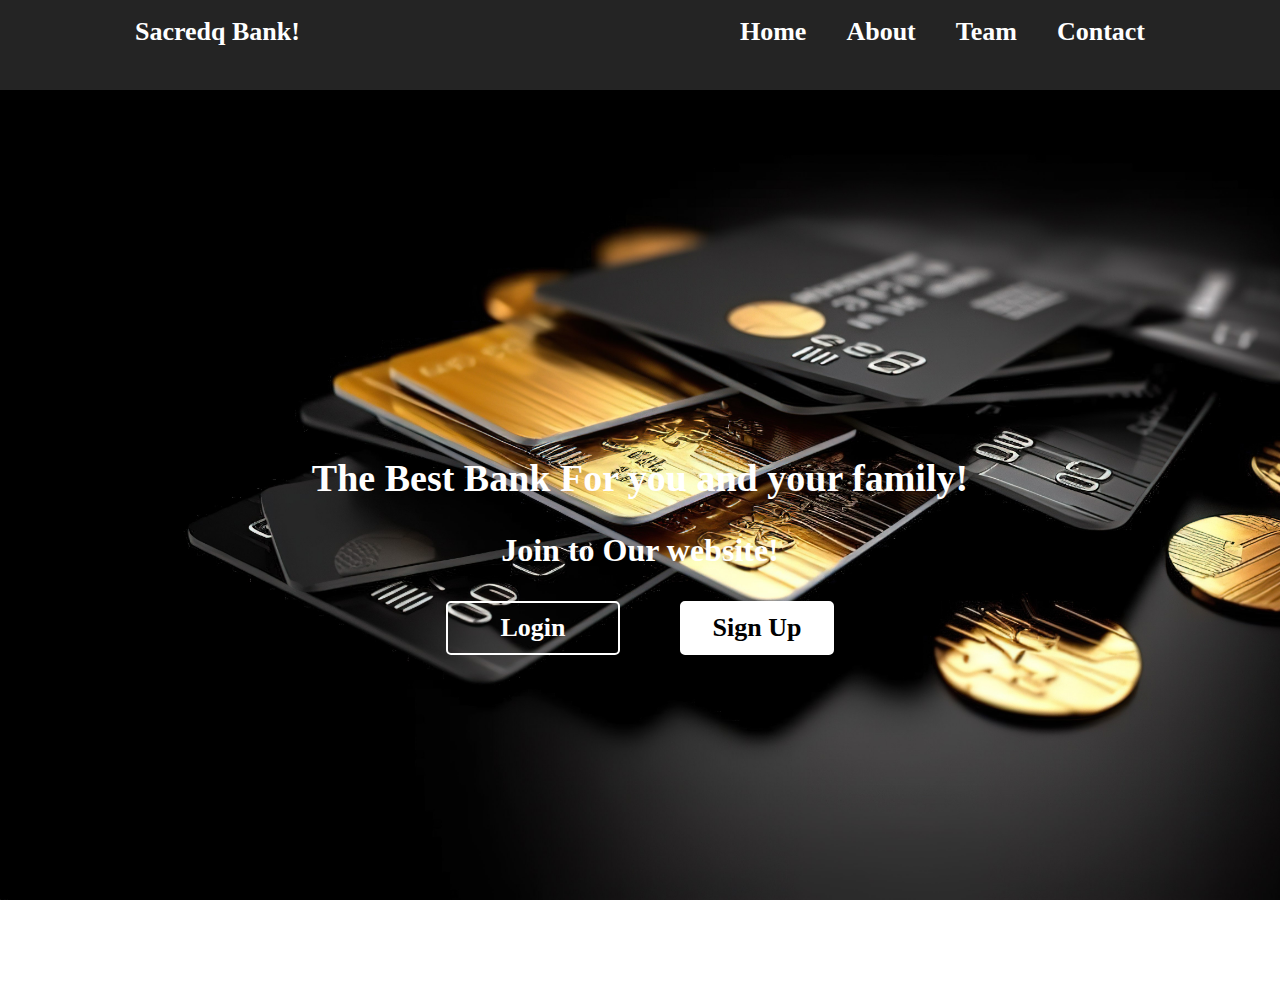
<file: index.html>
<!DOCTYPE html>
<html>
    <head>
        <link rel = "stylesheet" href = "style.css">
        <title>Credit Card UI </title>
        <meta charset = "UTF-8">
    </head>
    <body>
        <div class = "top_bar">
            <div class = "nav">
                <h1>Sacredq Bank!</h1>
                <nav class = "nav_list">
                    <a href = "index.html">Home</a>
                    <a href = "about.html">About</a>  
                    <a href = "team.html">Team</a>  
                    <a href = "reviews.html">Contact</a>
                </nav> 
            </div>
        </div>
        
        <div class = "container">
            <div class = "center">
                <h2>The Best Bank For you and your family!</h2>
                <h3>Join to Our website!</h3>
                <nav class = "bt_nav">
                    <a class = "bt1" href = "Login.html">Login</a>
                    <a class = "bt2" href = "Signup.html">Sign Up</a>
                </nav>
            </div>
        </div>
    </body>
</html>
</file>
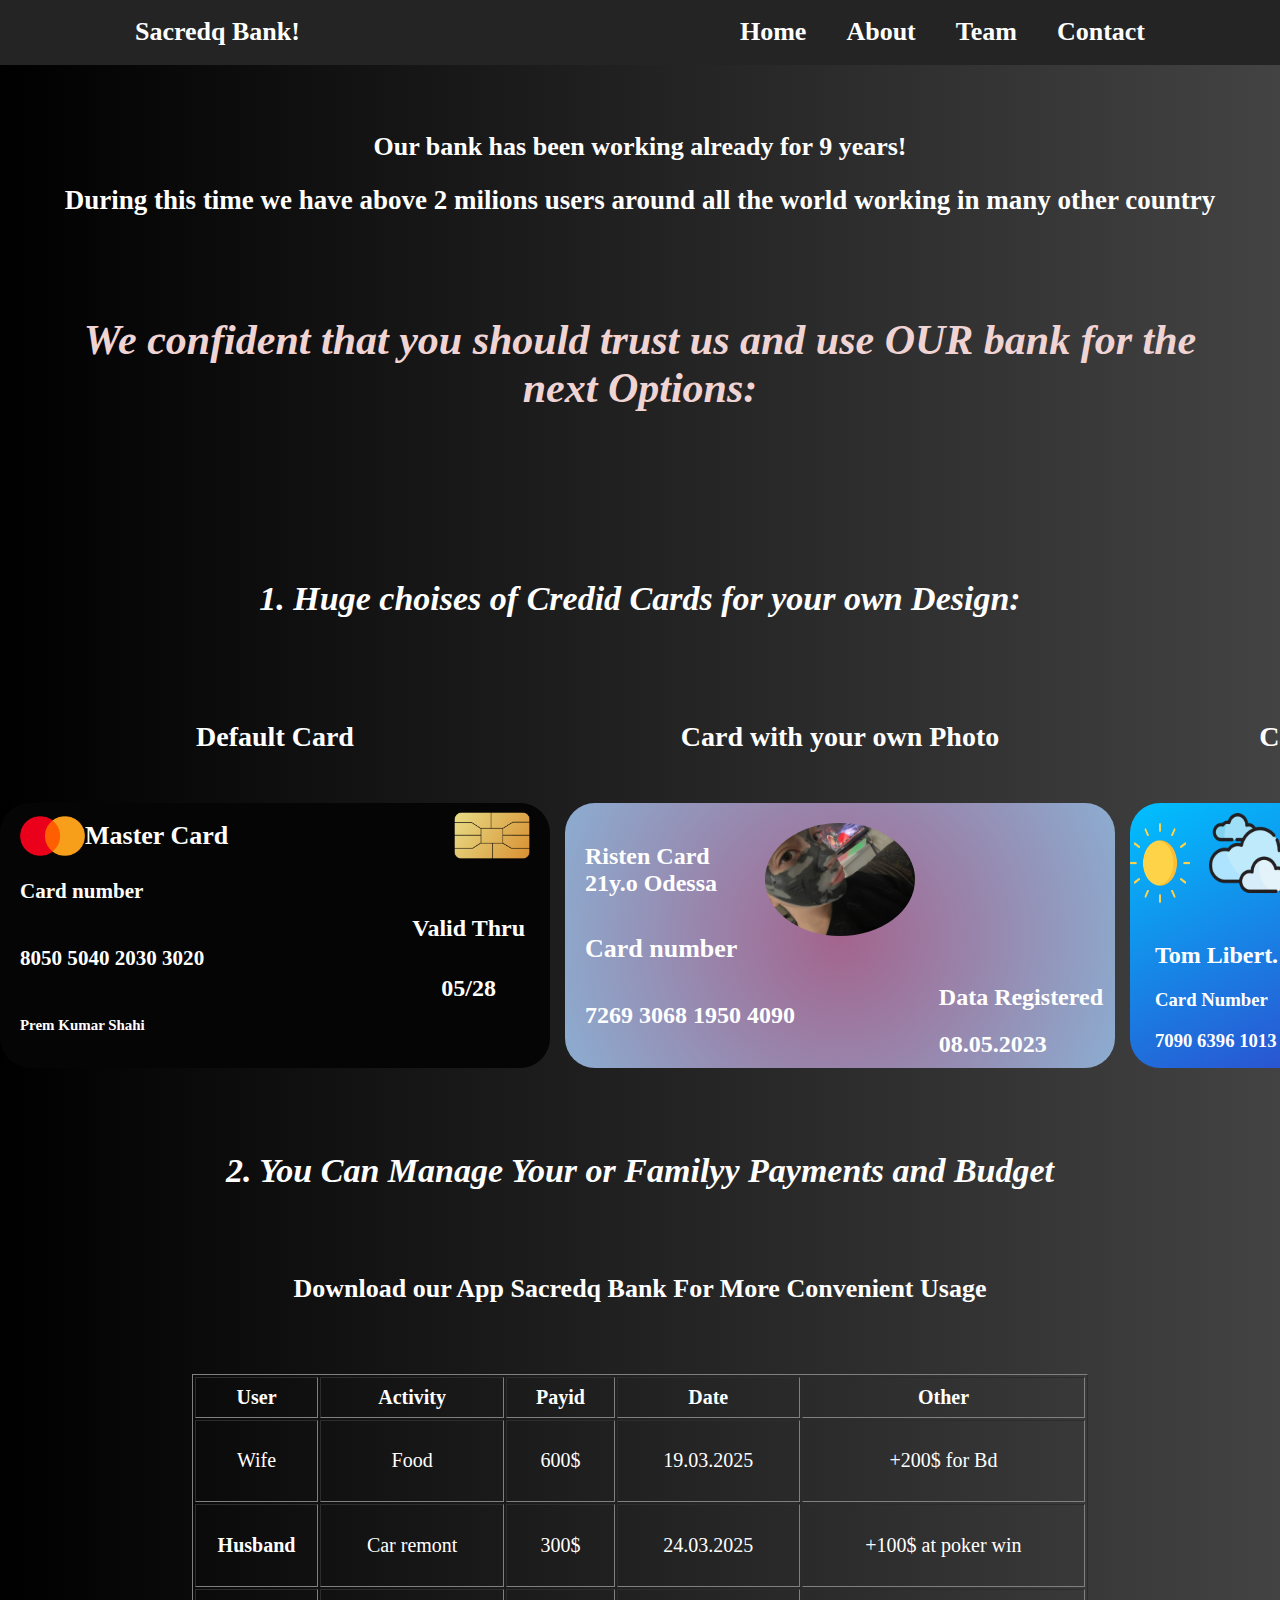
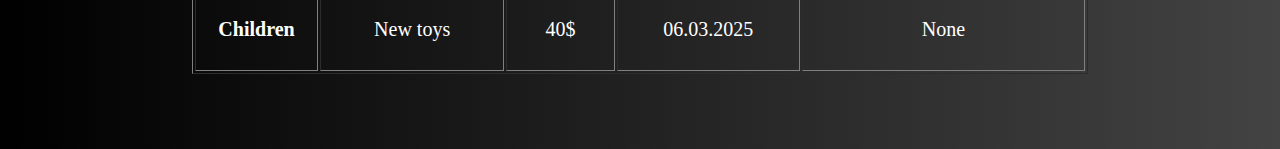
<file: about.html>
<!DOCTYPE html>
<html>
    <head>
        <link rel = "stylesheet" href = "about.css">
        <title>Credit Card UI </title>
        <meta charset = "UTF-8">
    </head>
    <body>
        <div class = "top_bar">
            <div class = "nav">
                <h1>Sacredq Bank!</h1>
                <nav class = "nav_list">
                    <a href = "index.html">Home</a>
                    <a href = "about.html">About</a>  
                    <a href = "team.html">Team</a>  
                    <a href = "reviews.html">Contact</a>
                </nav> 
            </div>
        </div>

        <div class = "Top_text">
            <h1>Our bank has been working already for 9 years!</h1>
            <h2>During this time we have above 2 milions users around all the world working in many other country</h2>
            <h2 class = "Conf">We confident that you should trust us and use OUR bank for the next Options: </h2>
        </div>
        <h3 class = "Options">1. Huge choises of Credid Cards for your own Design:</h3>
        <div class = "Cards">
            <div class = "card">
                <h1 class = "Name_card">Default Card</h1>
                <div class = "container">
                    <div class = "top">
                        <span class = "logo">
                            <img class = "circles" src = "projectImg1/logo.png">
                            <h1>Master Card</h1>
                        </span>
                            <img class = "chip_img" src = "projectImg1/chip.jpg">
                    </div>
                    <div class = "Card_info">
                        <div class = "Left_info">
                            <h3>Card number</h3>
                            <h3>8050 5040 2030 3020</h3>
                            <h5>Prem Kumar Shahi</h5>
                        </div>
                        <div class = "Right_info">
                            <p>Valid Thru</p>
                            <p>05/28</p>
                        </div>
                    </div>
                </div>
            </div>

            <div class = "card">
                <h1 class = "Name_card">Card with your own Photo</h1>
                <div class = "container2">
                    <div class = "Risten_top">
                        <div class = "risten">
                            <img class = "risten_ph2"src = "projectImg1/Risten.jpg">
                        </div>
                        <div class = "left_side">
                            <h2>Risten Card <br> 21y.o Odessa</h2>
                            <h1>Card number</h1>
                            <h2>7269 3068 1950 4090</h2>
                        </div>

                        <div class = "right_side">
                            <h2>Data Registered</h2>
                            <h2>08.05.2023</h2>
                            <h3></h3>
                        </div>
                    </div>
                </div>
            </div>
            <div class = "card">
                <h1 class = "Name_card">Cards for your Children</h1>
                <div class = "container3">
                    <div class = "risten">
                        <img class = "risten_ph2" id = "Child" src = "projectImg1/Child.jpg"> 
                    </div>
                    <div class = "images">
                            <img class="sun" src="projectImg1/sun.png" alt="sun">
                           <img class="cloud1" src="projectImg1/cloud.png" alt="cloud">
                           <img class="cloud2" src="projectImg1/cloud.png" alt="cloud">                       
                    </div>
                    <div class = "Child_Bot">
                        <h2>Tom Libert. 13 y.o</h2>
                        <h3>Card Number</h3>
                        <h3>7090 6396 1013 8316</h3>
                    </div>

                    <div class = "Child_Right">
                        <h2>Mom's Phone number</h2>
                        <h3>+380687528431</h3>
                    </div>
                </div>
            </div>
        </div>

        <h3 class = "Options">2. You Can Manage Your or Familyy Payments and Budget</h3>
        <h1 class = "Dw">Download our App Sacredq Bank For More Convenient Usage</h1>
        <div class = "Pay_table">
            <table border="1">
                <tr>
                    <th>User</th>
                    <th>Activity</th>
                    <th>Payid</th>
                    <th>Date</th>
                    <th>Other</th>
                </tr>

                <tr>
                    <td>Wife</td>
                    <td>Food</td>
                    <td>600$</td>
                    <td>19.03.2025</td>
                    <td>+200$ for Bd</td>
                </tr>

                <tr>
                    <th>Husband</th>
                    <td>Car remont</td>
                    <td>300$</td>
                    <td>24.03.2025</td>
                    <td>+100$ at poker win</td>
                </tr>

                <tr>
                    <th>Children</th>
                    <td>New toys</td>
                    <td>40$</td>
                    <td>06.03.2025</td>
                    <td>None</td>
                </tr>
            </table>
        </div>
    </body>
</html>
</file>
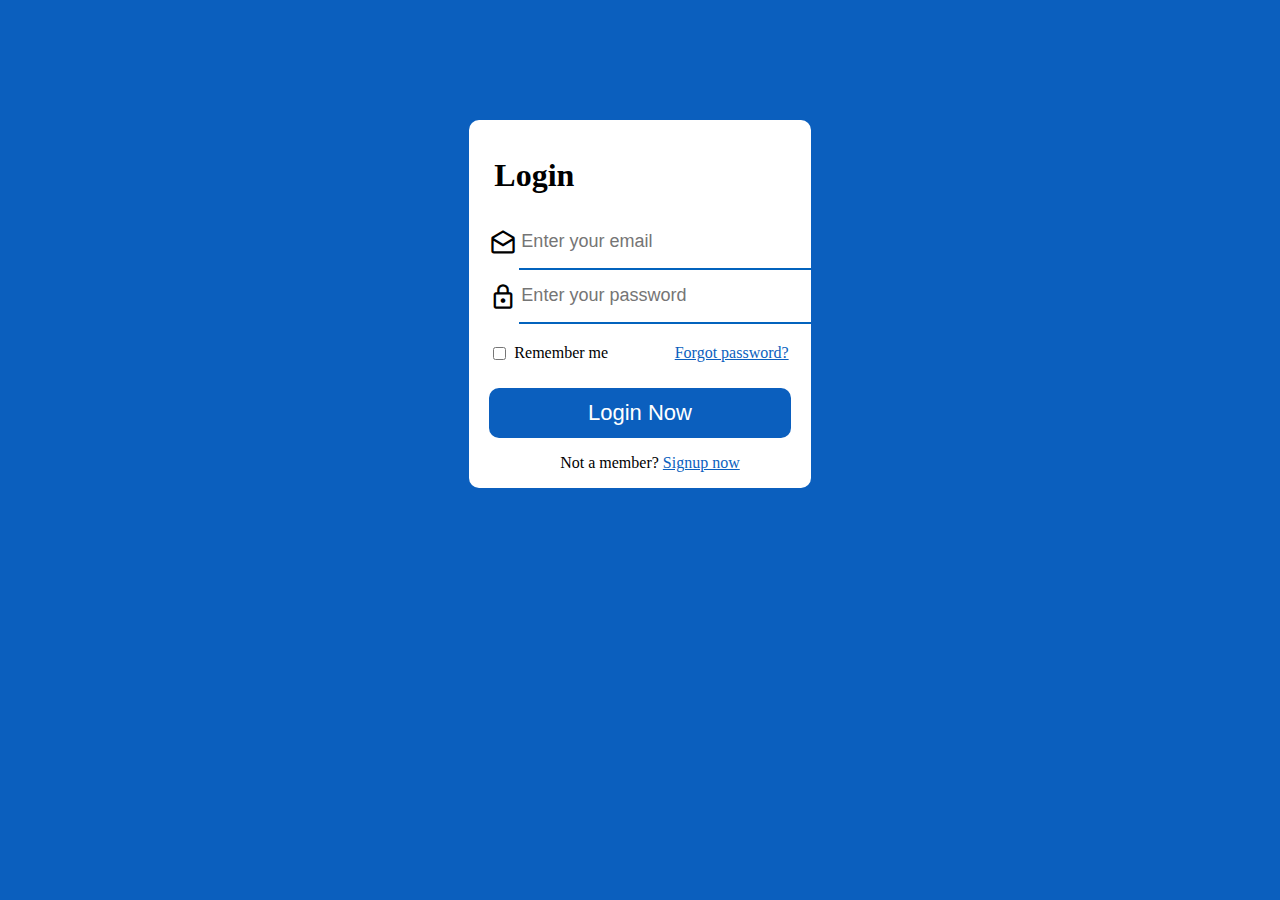
<file: Login.html>
<!DOCTYPE html>
<html>
    <head>
        <meta charset = "UTF-8">
        <title>Form project 4</title>
        <link rel = "stylesheet" href = "Login.css">

        <link rel="stylesheet" href="https://fonts.googleapis.com/css2?family=Material+Symbols+Outlined:opsz,wght,FILL,GRAD@24,400,0,0&icon_names=drafts"/>
        <link rel="stylesheet" href="https://fonts.googleapis.com/css2?family=Material+Symbols+Outlined:opsz,wght,FILL,GRAD@24,400,0,0&icon_names=lock"/>
    </head>
    <body class = "setcolor">
        <div class = "display_box">
            <div class = "Header">
                <h1>Login</h1>
            </div>
            <div class = "container">
                <form action = "#" method = "post">
                    <div class = "field">
                        <span class="material-symbols-outlined">drafts</span>
                        <input type = "email" placeholder = "Enter your email" required>
                        
                    </div>

                    <div class = "field">
                        <span class="material-symbols-outlined">lock</span>
                        <input type ="password" placeholder = "Enter your password" required>
                        
                    </div>
                    
                    <div class = "checkbox1">
                        <label for = "checkbox">
                        <input type = "checkbox" id = "checkbox">
                        Remember me 
                    </label>
                    <a href = "#">Forgot password?</a>       
                    </div>

                    <div class = "button">
                        <button type = "submit">Login Now</button>
                    </div>
                    <p id = "end">
                        Not a member? <a href = "#">Signup now</a>
                    </p>
                </form>
            </div>
        </div>
    </body>
</file>
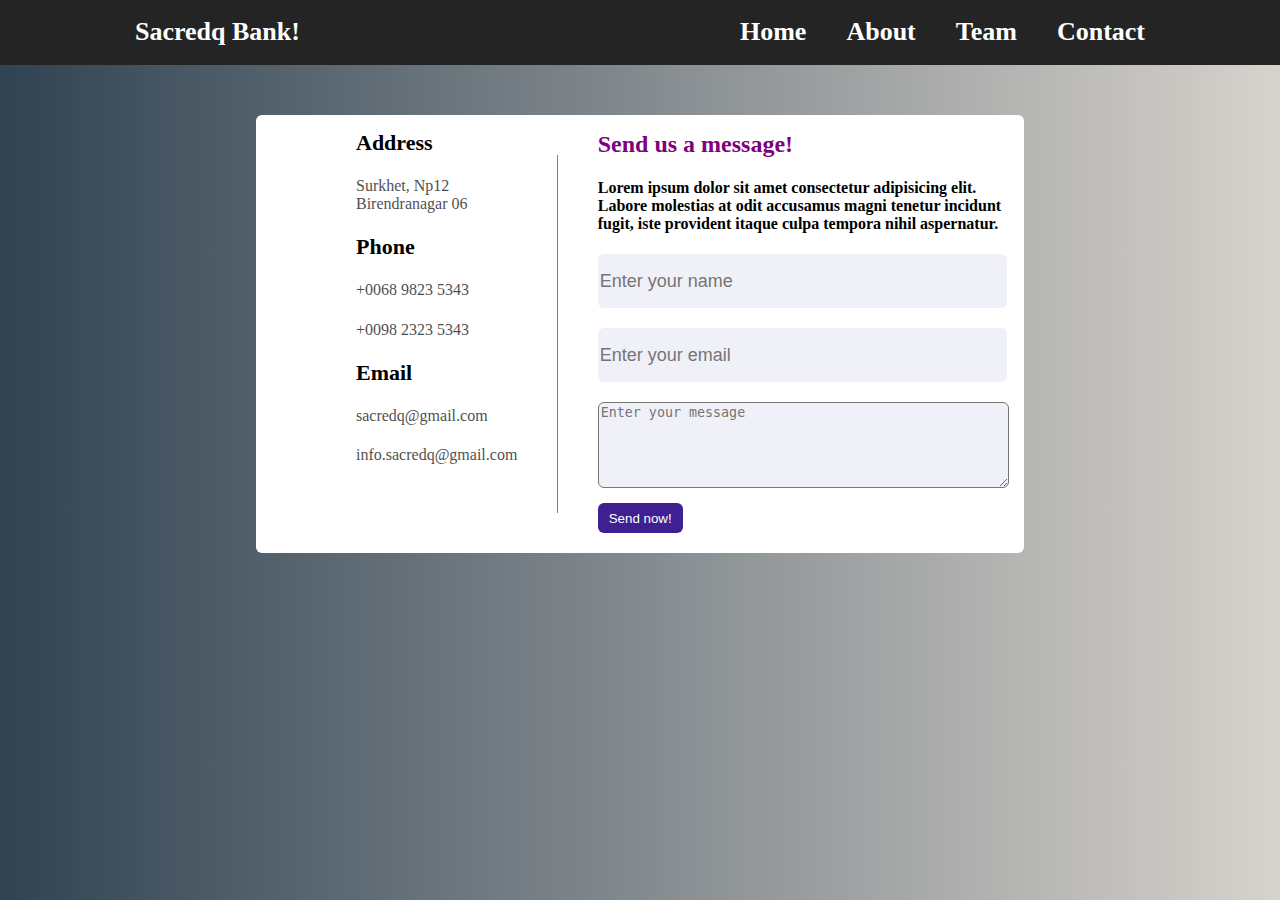
<file: reviews.html>
<!DOCTYPE html>
<html>
    <head>
        <link rel = "stylesheet" href = "reviews.css">
        <title>Credit Card UI </title>
        <meta charset = "UTF-8">
    </head>
    <body>
        <div class = "top_bar">
            <div class = "nav">
                <h1>Sacredq Bank!</h1>
                <nav class = "nav_list">
                    <a href = "index.html">Home</a>
                    <a href = "about.html">About</a>  
                    <a href = "team.html">Team</a>  
                    <a href = "reviews.html">Contact</a>
                </nav> 
            </div>
        </div>


        <div class = "display_box">
            <div class = "container_cont">
                <div class = "Data">
                    <div class = "Address">
                    <h1 class = "opt">Address</h1>
                    <h4 class = "opacity">Surkhet, Np12 <br> Birendranagar 06</h4>
                    </div>
                    
                    <div class = "Phone">
                        <h1 class = "opt">Phone</h1>
                        <h4 class = "opacity">+0068 9823 5343</h4>
                        <h4 class = "opacity">+0098 2323 5343</h4>
                    </div>

                    <div class = "Email">
                        <h1 class = "opt">Email</h1>
                        <h4 class = "opacity">sacredq@gmail.com</h4>
                        <h4 class = "opacity">info.sacredq@gmail.com</h4>
                    </div>   
                </div>

                <div class = "line"></div>

                <div class = "Info">
                    <div class = "Top_info">
                        <h1 class = "Send">Send us a message!</h1>
                        <h4>Lorem ipsum dolor sit amet consectetur adipisicing elit. Labore molestias at odit accusamus magni tenetur incidunt fugit, iste provident itaque culpa tempora nihil aspernatur.</h4>
                    </div>
                    
                    <form class = "fields" action = "submit" method = "post">
                        <label for = "name"></label>
                        <input type = "text" id = "name" placeholder="Enter your name">

                        <label for = "email"></label>
                        <input id = "email" type = "email" placeholder="Enter your email">

                        <textarea name = "message" placeholder="Enter your message"></textarea>
                        <button type = "submit" class = "bt1">Send now!</button>
                    </form> 
                </div>
            </div>
        </div>
    </body>
</html>
</file>
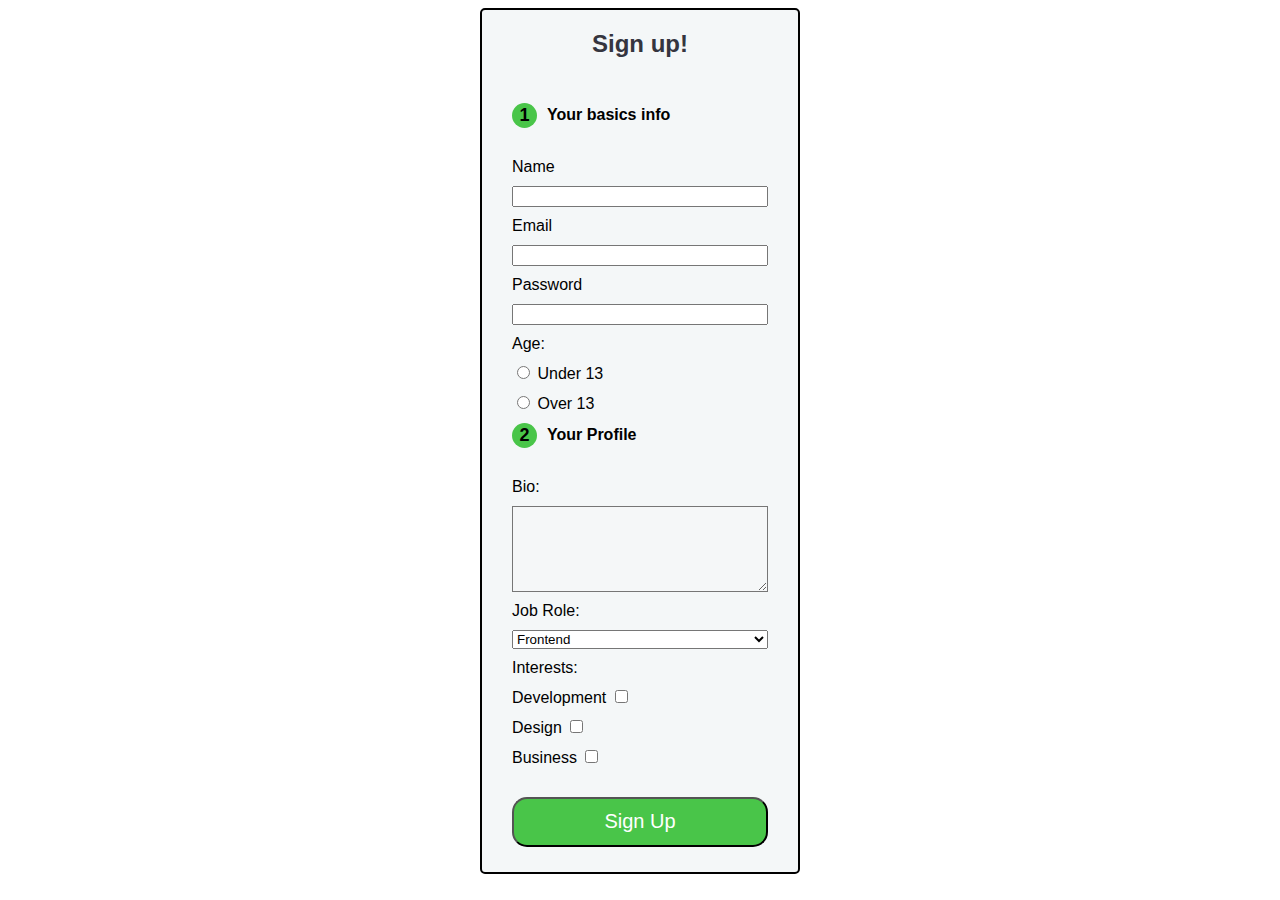
<file: Signup.html>
<!DOCTYPE html>
<html>
    <head>
        <title>Forms 2</title>
        <meta charset="UTF-8">
        <link rel = "stylesheet" href = "Signup.css">
    </head>
    <body class = "set_color">
        <div class = "display_box">
            <h2>Sign up!</h2>
            <form action = "submit" method = "post">
                <div class = "conteiner">
                    <div class="number">Your basics info</div>

                    <label for = "Name">Name</label>
                    <input type = "text" id = "Name" name = "Name">

                    <label for = "Email">Email</label>
                    <input type = "email" id = "Email" name = "Email">

                    <label for = "Password">Password</label>
                    <input type = "password" id = "Password" name = "Password">

                    <label>Age:</label>

                    <label>
                        <input type = "radio" id = "under_13" name = "age" value = "under_13">
                        Under 13
                    </label>

                    <label>
                        <input type = "radio" id = "over_13" name = "age" value = "over_13">
                        Over 13
                    </label>

                    <div class = "number" id = "nd2">Your Profile</div>

                    <label for = "textarea">Bio:</label>
                    <textarea id = "textarea" name = "text"></textarea>

                    <label for = "Jobs">Job Role:</label>
                    <select id = "Jobs" name = "Jobs">
                        <option value = "Frontend">Frontend</option>
                        <option value = "Backend">Backend</option>
                        <option value = "SoftWare Development">SoftWare Development</option>
                        <option value = "Full_Stack">FullStack</option>
                    </select>

                    <label>Interests:</label>
                    <label>Development
                    <input type = "checkbox" id = "Development" name = "Development" value = "Development"> </label>
                    

                    <label>Design
                    <input type = "checkbox" id = "Design" name = "Design" value = "Design"> </label>

                    <label>Business
                    <input type = "checkbox" id = "Business" name = "Business" value = "Business"> </label>
                    <button type="submit">Sign Up</button>
                </div>

                
            </form>
        </div>
    </body>
</html>
</file>
<file: style.css>
html, body{
    margin: 0; padding: 0; height: 100%; color: white;
    width: 100%; overflow-y: hidden;
}

.top_bar{
    width: 100%;
    background-color: rgb(36, 36, 36); height: 10%;
    
}

.nav{
    display: flex; justify-content: space-between;
    align-items: center;
    font-size: 24px;
    padding: 0 135px; 

}

.nav_list{
    display: flex; gap: 40px;
}

.nav a{
    text-decoration: none; color: white;
    font-size: 26px; font-weight: bold;
}

.nav a:hover{
    color: black; width: 100px; 
    height: 45px; background-color: white; border-radius: 5px;
    align-items: center; justify-content: center; display: flex;
}

h1{
    font-size: 26px; color: white; cursor: pointer;
}

.container{
    background-image: url(projectImg1/card123.jpg); 
    width: 100%; background-repeat: no-repeat;
    background-size: cover; background-attachment: fixed; height: 100vh;
    left: 0; 
    display: flex; justify-content: center; align-items: center; 
}


.bt1{
    width: 170px; height: 50px; border-radius: 5px; 
    cursor: pointer; font-weight: bold;
    background: none; color: white; font-size: 26px;  
    border: 2.8px white solid;   text-decoration: none;
    display: flex; justify-content: center; align-items: center;
}

.bt2{
    width: 150px; height: 50px; border-radius: 5px; 
    cursor: pointer; font-weight: bold;
    background-color: white; font-size: 26px; 
    border: 2px white solid;  text-decoration: none; color: black;
    display: flex; justify-content: center; align-items: center;
}

.bt1:hover{
    width: 190px; height: 60px; font-size: 29px; 
}

.bt2:hover{
    width: 190px; height: 60px; font-size: 29px; 
}

h2{
    font-size: 38px; font-weight: bold; 
}

h3{
    font-size: 32px; text-align: center; 
} 

.bt_nav{
    gap: 60px;
    display: flex; align-items: center; justify-content: center; 
}
</file>
<file: about.css>
html, body{
    margin: 0; padding: 0; min-height: 100%; color: white;
    width: 100%; 
    
}

body{
    background: linear-gradient(to right, #000000, #434343);
}

.top_bar{
    width: 100%;
    background-color: rgb(36, 36, 36); height: 10%;
    
}

.nav{
    display: flex; justify-content: space-between;
    align-items: center;
    font-size: 24px;
    padding: 0 135px; 

}

.nav_list{
    display: flex; gap: 40px;
}

.nav a{
    text-decoration: none; color: white;
    font-size: 26px; font-weight: bold;
}

.nav a:hover{
    color: black; width: 100px; 
    height: 45px; background-color: white; border-radius: 5px;
    align-items: center; justify-content: center; display: flex;
}

h1{
    font-size: 26px; color: white; cursor: pointer;
}

.Top_text{
    padding: 50px; text-align: center; font-size: 18px; font-weight: bold;

}

.Conf{
    margin-top: 100px; font-size: 42px; font-weight: bold;
    color: rgb(240, 212, 212); font-style: italic;
}

.Options{
    font-size: 34px; font-weight: bold; text-align: center; 
    font-style: italic; padding: 50px;
}



/*    */

.Cards{
    display: flex; justify-content: space-between; gap: 15px;
}

.chip_img{
    max-width: 15%;
    height: auto;
    display: flex; justify-content: flex-end; 
}

.container{
    position: relative;
    width: 550px; height: 265px; 
    background-color: rgb(5, 5, 5); 
    border-radius: 30px; cursor: pointer;
}

.top{
    display: flex; justify-content: space-between; 
    align-items: center;  margin-bottom: -10px; margin-left: 20px; margin-right: 20px;
}

.logo{
    display: flex; align-items: center; 
}

.circles{
    width: 65px; height: 40px;
}

.container .Card_info{
    display: flex;  justify-content: space-between; margin-left: 20px;
}

.Left_info{
    display: flex; flex-direction: column; font-size: 18px;
}

.Right_info{
    display: flex; flex-direction: column;
    font-size: 24px; justify-content: center; text-align: center;
    font-weight: bold; margin: 0;line-height: 1.2; padding: 25px;
}

.Right_info p:first-child{
    margin-bottom: 7px;
}


.container2{
    position: relative;
    width: 550px; height: 265px; 
    background: #a3648d;
    background: radial-gradient(circle,rgba(163, 100, 141, 1) 0%, rgba(140, 173, 209, 1) 100%);
    border-radius: 30px; cursor: pointer;
}

.risten {
    position: absolute;  
    top: 20px; left: 200px;          
}

.Risten_top {
    position: relative;
    display: flex; justify-content: flex-start; 
    align-items: flex-start;     
    height: 100%; padding: 20px;
}
.risten .risten_ph2 {
    width: 150px;
    height: auto; border-radius: 50%;
}

.Name_card{
    text-align: center; margin-bottom: 50px;  font-size: 28px;
}

.card:hover .Name_card {
    color: rgb(54, 110, 173);
    font-size: 42px;
    font-weight: bolder;
    font-style: italic;
    transition: 0.3s ease;
}

.left_side {
    display: flex; flex-direction: column;
}

.right_side{
    position: absolute;
    right: 12px; bottom: 30px;
}


.container3{
    position: relative;
    width: 550px; height: 265px; 
    background: #a3648d;
    background-image: linear-gradient(to bottom right, #00C0FF, #4218B8); 
    border-radius: 30px; cursor: pointer;
}

.sun{
    
    width: 60px; height: 80px;
}

.cloud1{
    width: 90px; height: 100px;
    position: absolute; right: 0; top: 50px;
}

.cloud2{
    width: 90px; height: 100px;
    position: relative; left: 15px;
}

.Child_Bot{
    padding: 15px; margin-left: 10px;
}

.Child_Right {
    position: absolute;
    right: 30px;
    bottom: 0;  
    text-align: right;
}

.Pay_table{
    font-size: 20px;
    display: flex; justify-content: center; align-items: center;
    text-align: center;
    margin-bottom: 75px;
}

.Pay_table .th, .Pay_table td{
    padding: 15px; 
}

.Dw{
    text-align: center; margin-bottom: 70px;
}

.Pay_table table{
    width: 70%; height: 300px;
}
</file>
<file: Login.css>
.setcolor{
    background-color: rgb(11, 95, 190);
    color: black;
    margin-top: 120px;
}


.display_box{
    background-color: white;
    width: 27%; min-height: 360px;
    margin-left: auto; margin-right: auto;
    border-radius: 10px;
}

.Header{
    margin: 0;
    padding-top: 16px;
    margin-left: 25px;
}


.container{
    margin-left: 20px;
    display: flex;
    flex-direction: column;
}

.field{
    display: flex; align-items: center; gap: 2px;
}

.field input{
    flex: 1;
    outline: none;
    height: 50px; width: 100%;
    font-size: 18px;
    border-left: none; border-top: none; border-right: none;
    border-bottom: 2px solid  rgb(3, 99, 189);
    width: 90%;
}

.checkbox1 {
    display: flex;
    align-items: center;           
    justify-content: space-between; 
    margin-top: 20px;
}

.checkbox1 label {
    display: flex;
    align-items: center;
    gap: 5px; 
}

.checkbox1 a {
    text-align: right;
    margin-right: 22px;
}

.checkbox1 input{
    accent-color: rgb(231, 231, 23)
}

.button{
    margin-top: 25px;
    margin-right: 20px;
}

.button button{
    background-color: rgb(11, 95, 190);
    color: white; border-radius: 10px; border: none;
    width: 100%;
    min-height: 50px;
    font-size: 22px;
    cursor: pointer; 
}

#end{
    text-align: center;
}

a{
    color: rgb(11, 95, 190);
}

.field span {
    font-size: 28px; 
    color: black;
}
</file>
<file: reviews.css>
html, body{
    margin: 0; padding: 0; min-height: 100%; 
    width: 100%; 
    
}

body{
    background: linear-gradient(to right, #304352, #d7d2cc);
}

.top_bar{
    width: 100%;
    background-color: rgb(36, 36, 36); height: 10%;
    
}

.nav{
    display: flex; justify-content: space-between;
    align-items: center;
    font-size: 24px;
    padding: 0 135px; 

}

.nav_list{
    display: flex; gap: 40px;
}

.nav a{
    text-decoration: none; color: white;
    font-size: 26px; font-weight: bold;
}

.nav a:hover{
    color: black; width: 100px; 
    height: 45px; background-color: white; border-radius: 5px;
    align-items: center; justify-content: center; display: flex;
}

h1{
    font-size: 26px; color: white; cursor: pointer;
}

.Top_Text{
    text-align: center; font-size: 24px; margin-top: 60px;
}

.display_box{
    display: flex; align-items: center; 
    justify-content: center; padding: 50px 0;      
}

.container_cont{    
    display: flex;
    width: 60%; background-color: white; border-radius: 6px;
    height: auto; color: black;
}

.Data{
    padding-left: 100px; position: relative; 
    position: flex; align-items: center;
}

.line{
    width: 1px; background-color: grey; 
    margin: 40px 40px;
}

.opt{
    color: black; font-size: 22px; 
}

.opacity{
    font-weight: 100; opacity: 0.7;
}


.fields{
    display: flex; flex-direction: column;
}

.Send{
    color: purple; font-size: 24px;
}

.bt1{
    background: #3e2093; color: white;
    border-radius: 6px; border: none;
    cursor: pointer; width: 85px; height: 30px; margin-bottom: 20px;
}

input{
    border-radius: 6px; background: #F0F1F8; 
    width: 95%; margin-bottom: 20px; align-items: center;
    color: #fff;  font-size: 18px; border: none;
    height: 52px;
}

textarea{
    margin-bottom: 15px;
    border-radius: 6px; background: #F0F1F8; width: 95%;
    height: 80px;
}
</file>
<file: Signup.css>
.set_color{
    color: black;
    background-color: white;
    font-family: 'Nunito', sans-serif;
}

.display_box{
    margin-left: auto; margin-right: auto;
    background: #f4f7f8;
    border: 2px solid black;
    border-radius: 5px;
    width: 25%;
}

h2{
    text-align: center;
    color: rgb(53, 53, 63); font-weight: bold;
}

.number{
    margin-bottom: 20px;
    display: inline-flex; align-items: center;
    gap: 10px; font-weight: bold;
    
}

.number:before{
    content: "1";
    display: flex; justify-content: center; align-items: center;
    width: 25px;  height: 25px; border-radius: 100%;
    color: black; background-color: rgb(73, 197, 73); font-size: 18px;
}

.conteiner{
    display: flex;
    flex-direction: column;
    padding: 25px 30px;
    gap: 10px;
}

.number#nd2:before{
    content: "2";
    display: flex; justify-content: center; align-items: center;
    width: 25px;  height: 25px; border-radius: 100%;
    color: black; background-color: rgb(73, 197, 73); font-size: 18px;
}

textarea{
    background: rgba(255,255,255,0.1);
    min-height: 80px;
}

button{
    margin-top: 20px;
    width: 100%;
    min-height: 50px;
    border-radius: 15px;
    background-color: rgb(73, 197, 73); color: white; font-size: 20px;
}

.button{
    display: flex;  justify-content: center; align-items: center;
}
</file>
